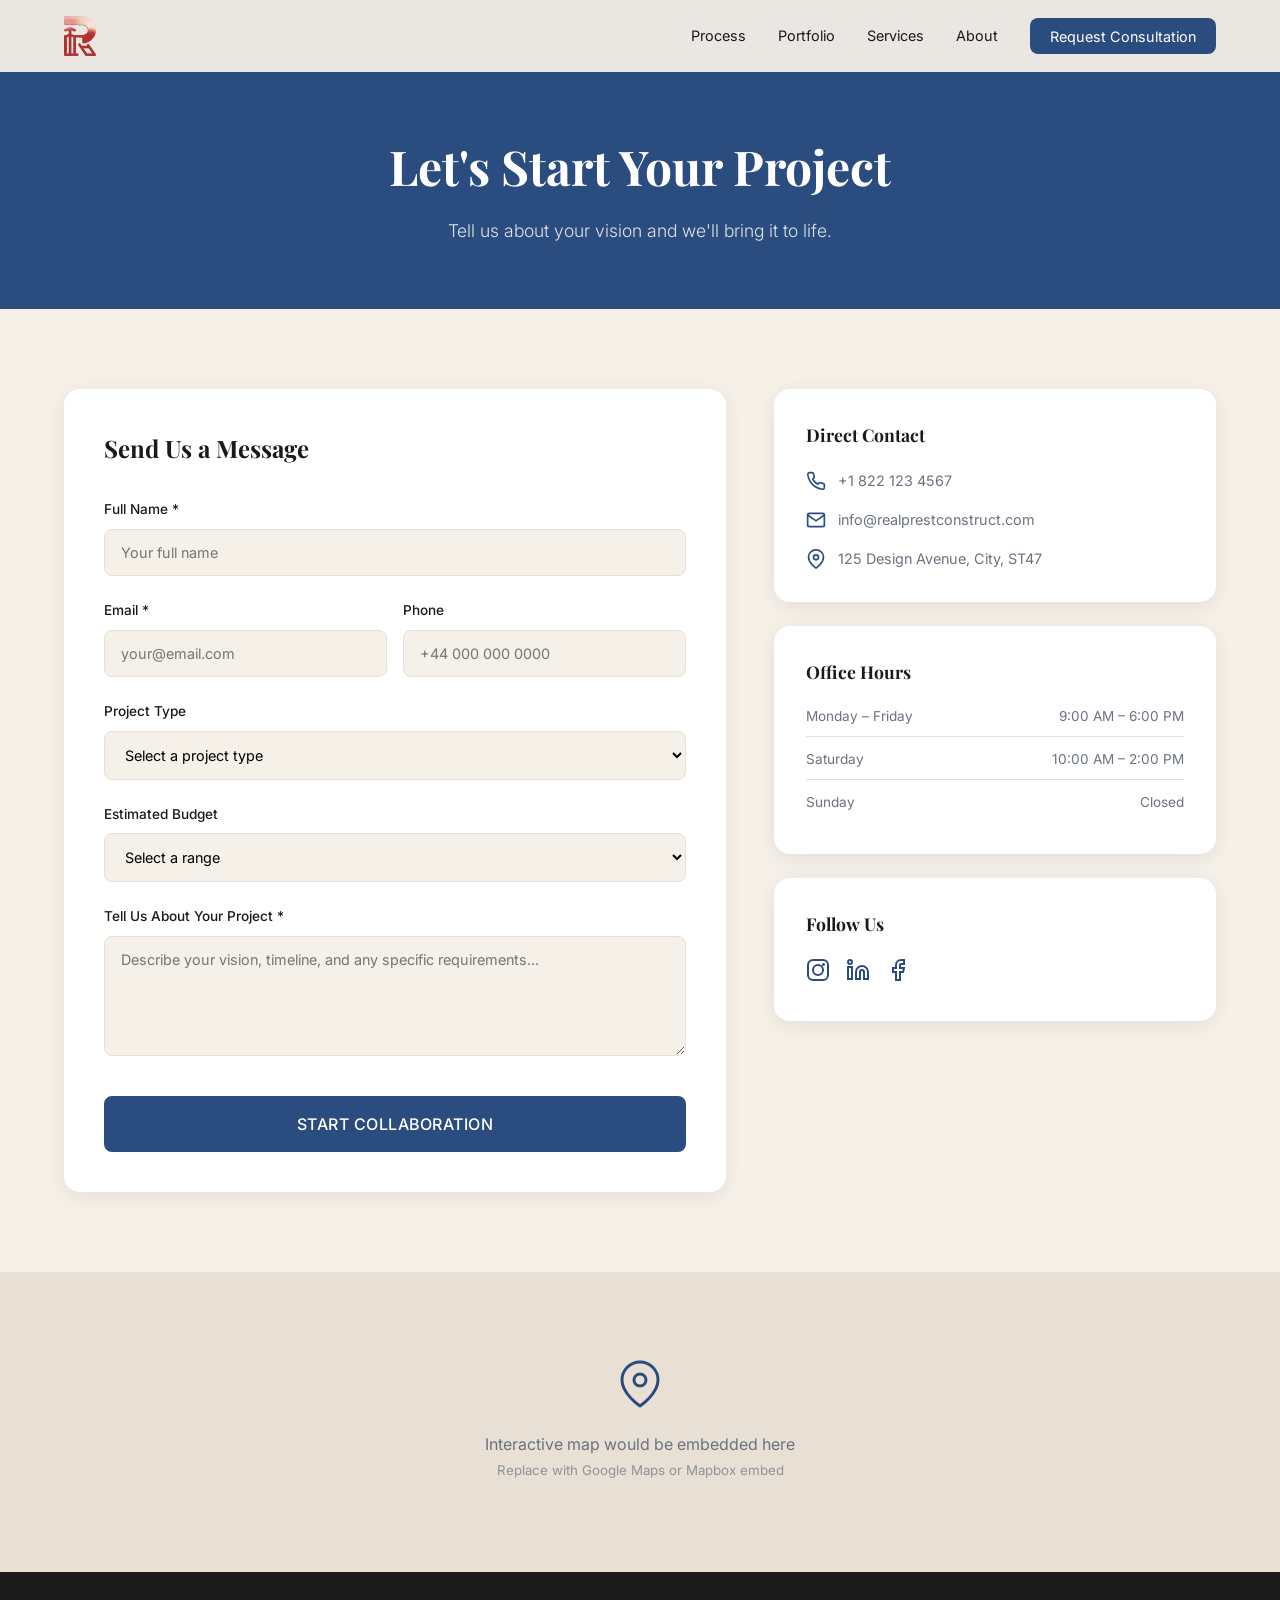
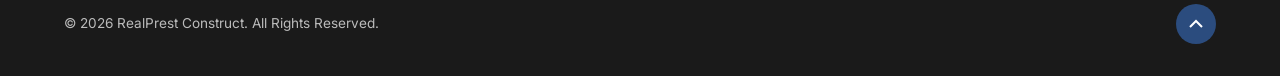
<file: contact.html>
<!DOCTYPE html>
<html lang="en">
<head>
    <meta charset="UTF-8">
    <meta name="viewport" content="width=device-width, initial-scale=1.0">
    <title>Contact Us | RealPrest Construct</title>
    <link rel="icon" type="image/png" href="logo/RealPrest_logo.png">
    <link rel="preconnect" href="https://fonts.googleapis.com">
    <link rel="preconnect" href="https://fonts.gstatic.com" crossorigin>
    <link href="https://fonts.googleapis.com/css2?family=Playfair+Display:wght@400;600;700&family=Inter:wght@300;400;500;600&display=swap" rel="stylesheet">
    <link rel="stylesheet" href="styles.css">
    <link rel="stylesheet" href="contact.css">
</head>
<body>
    <!-- Navigation -->
    <header class="header" id="header">
        <nav class="nav container">
            <a href="index.html" class="nav__logo"><img src="logo/RealPrest_logo.png" alt="RealPrest logo" class="nav__logo-img"></a>
            <button class="nav__toggle" id="navToggle" aria-label="Toggle navigation menu" aria-expanded="false">
                <span class="nav__toggle-line"></span>
                <span class="nav__toggle-line"></span>
                <span class="nav__toggle-line"></span>
            </button>
            <ul class="nav__menu" id="navMenu" role="menubar">
                <li role="none"><a href="index.html#process" class="nav__link" role="menuitem">Process</a></li>
                <li role="none"><a href="index.html#portfolio" class="nav__link" role="menuitem">Portfolio</a></li>
                <li role="none"><a href="index.html#services" class="nav__link" role="menuitem">Services</a></li>
                <li role="none"><a href="index.html#about" class="nav__link" role="menuitem">About</a></li>
                <li role="none"><a href="contact.html" class="nav__link nav__link--cta" role="menuitem">Request Consultation</a></li>
            </ul>
        </nav>
    </header>

    <main>
        <!-- Contact Hero -->
        <section class="contact-hero">
            <div class="container">
                <h1 class="contact-hero__title">Let's Start Your Project</h1>
                <p class="contact-hero__subtitle">Tell us about your vision and we'll bring it to life.</p>
            </div>
        </section>

        <!-- Contact Content -->
        <section class="contact-page section">
            <div class="container">
                <div class="contact-page__grid">
                    <!-- Contact Form -->
                    <form class="contact-form" id="contactForm" action="https://formsubmit.co/info@realprestconstruct.com" method="POST" aria-label="Contact form">
                        <input type="hidden" name="_next" value="contact.html?status=success">
                        <input type="hidden" name="_captcha" value="false">
                        <input type="hidden" name="_subject" value="New Project Enquiry from RealPrest Website">
                        <input type="text" name="_honey" style="display:none" tabindex="-1" autocomplete="off">
                        <h2 class="contact-form__heading">Send Us a Message</h2>
                        <div class="contact-form__status" id="formStatus"></div>

                        <div class="form-group">
                            <label for="name">Full Name *</label>
                            <input type="text" id="name" name="name" required placeholder="Your full name">
                        </div>

                        <div class="form-row">
                            <div class="form-group">
                                <label for="contactEmail">Email *</label>
                                <input type="email" id="contactEmail" name="email" required placeholder="your@email.com">
                            </div>
                            <div class="form-group">
                                <label for="phone">Phone</label>
                                <input type="tel" id="phone" name="phone" placeholder="+44 000 000 0000">
                            </div>
                        </div>

                        <div class="form-group">
                            <label for="projectType">Project Type</label>
                            <select id="projectType" name="projectType">
                                <option value="" disabled selected>Select a project type</option>
                                <option value="residential">Residential Build</option>
                                <option value="commercial">Commercial & Retail</option>
                                <option value="renovation">Renovation</option>
                                <option value="outdoor">Outdoor & Specialty</option>
                                <option value="other">Other</option>
                            </select>
                        </div>

                        <div class="form-group">
                            <label for="budget">Estimated Budget</label>
                            <select id="budget" name="budget">
                                <option value="" disabled selected>Select a range</option>
                                <option value="under50k">Under £50,000</option>
                                <option value="50k-100k">£50,000 – £100,000</option>
                                <option value="100k-250k">£100,000 – £250,000</option>
                                <option value="250k-500k">£250,000 – £500,000</option>
                                <option value="over500k">Over £500,000</option>
                            </select>
                        </div>

                        <div class="form-group">
                            <label for="message">Tell Us About Your Project *</label>
                            <textarea id="message" name="message" rows="5" required placeholder="Describe your vision, timeline, and any specific requirements..."></textarea>
                        </div>

                        <button type="submit" class="btn btn--primary contact-form__submit">Start Collaboration</button>
                    </form>

                    <!-- Contact Info Sidebar -->
                    <aside class="contact-sidebar">
                        <div class="contact-sidebar__card">
                            <h3>Direct Contact</h3>
                            <ul class="contact-sidebar__list">
                                <li>
                                    <svg width="20" height="20" viewBox="0 0 24 24" fill="none" stroke="currentColor" stroke-width="2" aria-hidden="true"><path d="M22 16.92v3a2 2 0 01-2.18 2 19.79 19.79 0 01-8.63-3.07 19.5 19.5 0 01-6-6 19.79 19.79 0 01-3.07-8.67A2 2 0 014.11 2h3a2 2 0 012 1.72 12.84 12.84 0 00.7 2.81 2 2 0 01-.45 2.11L8.09 9.91a16 16 0 006 6l1.27-1.27a2 2 0 012.11-.45 12.84 12.84 0 002.81.7A2 2 0 0122 16.92z"/></svg>
                                    <span>+1 822 123 4567</span>
                                </li>
                                <li>
                                    <svg width="20" height="20" viewBox="0 0 24 24" fill="none" stroke="currentColor" stroke-width="2" aria-hidden="true"><path d="M4 4h16c1.1 0 2 .9 2 2v12c0 1.1-.9 2-2 2H4c-1.1 0-2-.9-2-2V6c0-1.1.9-2 2-2z"/><polyline points="22,6 12,13 2,6"/></svg>
                                    <span>info@realprestconstruct.com</span>
                                </li>
                                <li>
                                    <svg width="20" height="20" viewBox="0 0 24 24" fill="none" stroke="currentColor" stroke-width="2" aria-hidden="true"><path d="M21 10c0 7-9 13-9 13s-9-6-9-13a9 9 0 0118 0z"/><circle cx="12" cy="10" r="3"/></svg>
                                    <span>125 Design Avenue, City, ST47</span>
                                </li>
                            </ul>
                        </div>

                        <div class="contact-sidebar__card">
                            <h3>Office Hours</h3>
                            <ul class="contact-sidebar__hours">
                                <li><span>Monday – Friday</span><span>9:00 AM – 6:00 PM</span></li>
                                <li><span>Saturday</span><span>10:00 AM – 2:00 PM</span></li>
                                <li><span>Sunday</span><span>Closed</span></li>
                            </ul>
                        </div>

                        <div class="contact-sidebar__card">
                            <h3>Follow Us</h3>
                            <div class="contact-sidebar__social">
                                <a href="#" aria-label="Instagram"><svg width="24" height="24" viewBox="0 0 24 24" fill="none" stroke="currentColor" stroke-width="2"><rect x="2" y="2" width="20" height="20" rx="5"/><circle cx="12" cy="12" r="5"/><circle cx="17.5" cy="6.5" r="1.5" fill="currentColor" stroke="none"/></svg></a>
                                <a href="#" aria-label="LinkedIn"><svg width="24" height="24" viewBox="0 0 24 24" fill="none" stroke="currentColor" stroke-width="2"><path d="M16 8a6 6 0 016 6v7h-4v-7a2 2 0 00-4 0v7h-4v-7a6 6 0 016-6z"/><rect x="2" y="9" width="4" height="12"/><circle cx="4" cy="4" r="2"/></svg></a>
                                <a href="#" aria-label="Facebook"><svg width="24" height="24" viewBox="0 0 24 24" fill="none" stroke="currentColor" stroke-width="2"><path d="M18 2h-3a5 5 0 00-5 5v3H7v4h3v8h4v-8h3l1-4h-4V7a1 1 0 011-1h3z"/></svg></a>
                            </div>
                        </div>
                    </aside>
                </div>
            </div>
        </section>

        <!-- Map Section -->
        <section class="map-section">
            <div class="map-placeholder" aria-label="Office location map">
                <div class="map-placeholder__content">
                    <svg width="48" height="48" viewBox="0 0 24 24" fill="none" stroke="currentColor" stroke-width="1.5"><path d="M21 10c0 7-9 13-9 13s-9-6-9-13a9 9 0 0118 0z"/><circle cx="12" cy="10" r="3"/></svg>
                    <p>Interactive map would be embedded here<br><small>Replace with Google Maps or Mapbox embed</small></p>
                </div>
            </div>
        </section>
    </main>

    <!-- Footer -->
    <footer class="footer">
        <div class="container footer__content">
            <p>&copy; 2026 RealPrest Construct. All Rights Reserved.</p>
            <button class="scroll-top" id="scrollTop" aria-label="Scroll to top">
                <svg width="24" height="24" viewBox="0 0 24 24" fill="none" stroke="currentColor" stroke-width="2"><polyline points="18,15 12,9 6,15"/></svg>
            </button>
        </div>
    </footer>

    <script src="script.js"></script>
    <script>
        // Show form submission status from URL params
        const params = new URLSearchParams(window.location.search);
        const status = params.get('status');
        const statusEl = document.getElementById('formStatus');
        if (statusEl && status === 'success') {
            statusEl.textContent = 'Thank you! Your message has been sent. We will be in touch soon.';
            statusEl.className = 'contact-form__status contact-form__status--success';
        } else if (statusEl && status === 'error') {
            statusEl.textContent = 'Something went wrong. Please try again or email us directly.';
            statusEl.className = 'contact-form__status contact-form__status--error';
        }
    </script>
</body>
</html>
</file>
<file: styles.css>
/* ==========================================================================
   FLORIN M - Combined Design System
   Color palette: Navy (#2B4C7E) + Cream (#F5F0E8) from Mockup 1
   Typography: Playfair Display (headings) + Inter (body) from Mockup 1
   Layout: Vertical flow from Mockup 2
   ========================================================================== */

/* --- CSS Variables (Customization Guide: change these to retheme) --- */
:root {
    --color-primary: #2B4C7E;
    --color-primary-dark: #1a3560;
    --color-primary-light: #3d6399;
    --color-cream: #F5F0E8;
    --color-cream-dark: #E8E0D4;
    --color-white: #FFFFFF;
    --color-dark: #1a1a1a;
    --color-gray: #6b7280;
    --color-gray-light: #f3f4f6;
    --font-heading: 'Playfair Display', Georgia, serif;
    --font-body: 'Inter', -apple-system, sans-serif;
    --radius: 8px;
    --radius-lg: 16px;
    --shadow: 0 4px 20px rgba(0,0,0,0.08);
    --shadow-lg: 0 8px 40px rgba(0,0,0,0.12);
    --transition: 0.3s cubic-bezier(0.4, 0, 0.2, 1);
    --container-max: 1200px;
}

/* --- Reset & Base --- */
*, *::before, *::after {
    margin: 0;
    padding: 0;
    box-sizing: border-box;
}

html {
    scroll-behavior: smooth;
    font-size: 16px;
}

body {
    font-family: var(--font-body);
    color: var(--color-dark);
    background: var(--color-cream);
    line-height: 1.6;
    overflow-x: hidden;
}

img {
    max-width: 100%;
    height: auto;
    display: block;
}

a {
    text-decoration: none;
    color: inherit;
}

/* --- Utility --- */
.container {
    max-width: var(--container-max);
    margin: 0 auto;
    padding: 0 1.5rem;
}

.sr-only {
    position: absolute;
    width: 1px;
    height: 1px;
    padding: 0;
    margin: -1px;
    overflow: hidden;
    clip: rect(0,0,0,0);
    border: 0;
}

.section {
    padding: 5rem 0;
}

.section__title {
    font-family: var(--font-heading);
    font-size: clamp(1.75rem, 4vw, 2.5rem);
    font-weight: 600;
    text-align: center;
    margin-bottom: 1rem;
    color: var(--color-dark);
}

.section__subtitle {
    text-align: center;
    color: var(--color-gray);
    max-width: 600px;
    margin: 0 auto 3rem;
    font-size: 1rem;
}

/* --- Buttons --- */
.btn {
    display: inline-flex;
    align-items: center;
    justify-content: center;
    padding: 0.875rem 2rem;
    border-radius: var(--radius);
    font-family: var(--font-body);
    font-size: 0.9rem;
    font-weight: 500;
    letter-spacing: 0.5px;
    text-transform: uppercase;
    cursor: pointer;
    border: 2px solid transparent;
    transition: var(--transition);
}

.btn--primary {
    background: var(--color-primary);
    color: var(--color-white);
    border-color: var(--color-primary);
}

.btn--primary:hover {
    background: var(--color-primary-dark);
    transform: translateY(-2px);
    box-shadow: var(--shadow);
}

.btn--outline {
    background: transparent;
    color: var(--color-primary);
    border-color: var(--color-primary);
}

.btn--outline:hover {
    background: var(--color-primary);
    color: var(--color-white);
}


/* --- Header / Navigation --- */
.header {
    position: fixed;
    top: 0;
    left: 0;
    width: 100%;
    z-index: 1000;
    background: rgba(245, 240, 232, 0.95);
    backdrop-filter: blur(10px);
    transition: var(--transition);
}

.header--scrolled {
    box-shadow: var(--shadow);
}

.nav {
    display: flex;
    align-items: center;
    justify-content: space-between;
    height: 72px;
}

.nav__logo {
    display: flex;
    align-items: center;
}

.nav__logo-img {
    height: 40px;
    width: auto;
}

.nav__toggle {
    display: none;
    flex-direction: column;
    gap: 5px;
    background: none;
    border: none;
    cursor: pointer;
    padding: 8px;
}

.nav__toggle-line {
    width: 24px;
    height: 2px;
    background: var(--color-dark);
    transition: var(--transition);
}

.nav__menu {
    display: flex;
    align-items: center;
    gap: 2rem;
    list-style: none;
}

.nav__link {
    font-size: 0.9rem;
    font-weight: 400;
    color: var(--color-dark);
    transition: var(--transition);
    position: relative;
}

.nav__link::after {
    content: '';
    position: absolute;
    bottom: -4px;
    left: 0;
    width: 0;
    height: 2px;
    background: var(--color-primary);
    transition: var(--transition);
}

.nav__link:hover::after {
    width: 100%;
}

.nav__link--cta {
    background: var(--color-primary);
    color: var(--color-white);
    padding: 0.6rem 1.25rem;
    border-radius: var(--radius);
}

.nav__link--cta::after {
    display: none;
}

.nav__link--cta:hover {
    background: var(--color-primary-dark);
}

/* --- Hero Section --- */
.hero {
    position: relative;
    min-height: 100vh;
    display: flex;
    align-items: center;
    justify-content: center;
    overflow: hidden;
}

.hero__bg {
    position: absolute;
    inset: 0;
}

.hero__img {
    width: 100%;
    height: 100%;
    object-fit: cover;
    object-position: center center;
}

@media (max-width: 768px) {
    .hero {
        min-height: 70vh;
    }

    .hero__img {
        object-position: 65% center;
    }
}

.hero__overlay {
    position: absolute;
    inset: 0;
    background: linear-gradient(135deg, rgba(43,76,126,0.6) 0%, rgba(0,0,0,0.3) 100%);
}

.hero__content {
    position: relative;
    text-align: center;
    color: var(--color-white);
    padding: 2rem;
}

.hero__title {
    font-family: var(--font-heading);
    font-size: clamp(2.5rem, 6vw, 4.5rem);
    font-weight: 700;
    line-height: 1.1;
    margin-bottom: 1.5rem;
    animation: fadeUp 1s ease-out;
}

.hero__subtitle {
    font-size: clamp(1rem, 2vw, 1.25rem);
    font-weight: 300;
    max-width: 600px;
    margin: 0 auto 2.5rem;
    opacity: 0.9;
    animation: fadeUp 1s ease-out 0.2s both;
}

.hero__cta {
    animation: fadeUp 1s ease-out 0.4s both;
}

@keyframes fadeUp {
    from { opacity: 0; transform: translateY(30px); }
    to { opacity: 1; transform: translateY(0); }
}

/* --- Process Section --- */
.process {
    background: var(--color-white);
}

.process__grid {
    display: grid;
    grid-template-columns: repeat(4, 1fr);
    grid-template-rows: auto auto;
    gap: 1rem;
    margin-bottom: 2rem;
}

.process__card {
    position: relative;
    border-radius: var(--radius);
    overflow: hidden;
    aspect-ratio: 4/3;
}

.process__card--large {
    grid-column: span 2;
    grid-row: span 2;
    aspect-ratio: auto;
}

.process__img {
    width: 100%;
    height: 100%;
    object-fit: cover;
    transition: transform 0.5s ease;
}

.process__card:hover .process__img {
    transform: scale(1.05);
}

.process__label {
    position: absolute;
    bottom: 0;
    left: 0;
    right: 0;
    padding: 0.75rem 1rem;
    background: rgba(43,76,126,0.85);
    color: var(--color-white);
    font-size: 0.8rem;
    font-weight: 500;
}

.process__vibes {
    display: flex;
    justify-content: center;
    gap: 1rem;
}

.vibe {
    padding: 0.5rem 1.25rem;
    border-radius: 20px;
    font-size: 0.85rem;
    border: 1px solid var(--color-gray);
    cursor: pointer;
    transition: var(--transition);
}

.vibe--active,
.vibe:hover {
    background: var(--color-primary);
    color: var(--color-white);
    border-color: var(--color-primary);
}


/* --- Portfolio Section (Coverflow Carousel) --- */
.portfolio {
    background: var(--color-cream);
    overflow: hidden;
}

.portfolio__carousel-wrapper {
    position: relative;
    display: flex;
    justify-content: center;
    align-items: center;
    height: 450px;
    margin-top: 2rem;
}

.portfolio__cards {
    position: relative;
    width: 100%;
    height: 100%;
    display: flex;
    align-items: center;
    justify-content: center;
}

.portfolio__card {
    position: absolute;
    width: 400px;
    border-radius: var(--radius-lg);
    overflow: hidden;
    background: var(--color-white);
    box-shadow: var(--shadow);
    transition: all 0.7s cubic-bezier(0.4, 0, 0.2, 1);
    cursor: pointer;
    opacity: 0.5;
    transform: scale(0.75) translateX(0);
    filter: brightness(0.7);
}

.portfolio__card--active {
    opacity: 1;
    transform: scale(1) translateX(0);
    z-index: 3;
    box-shadow: var(--shadow-lg);
    filter: brightness(1);
}

.portfolio__card--prev {
    transform: scale(0.8) translateX(-110%) rotateY(15deg);
    z-index: 2;
    opacity: 0.7;
    filter: brightness(0.85);
}

.portfolio__card--next {
    transform: scale(0.8) translateX(110%) rotateY(-15deg);
    z-index: 2;
    opacity: 0.7;
    filter: brightness(0.85);
}

.portfolio__card-img {
    overflow: hidden;
    height: 240px;
}

.portfolio__img {
    width: 100%;
    height: 100%;
    object-fit: cover;
    transition: transform 0.5s ease;
}

.portfolio__card--active:hover .portfolio__img {
    transform: scale(1.05);
}

.portfolio__info {
    padding: 1.25rem;
    text-align: center;
}

.portfolio__name {
    font-family: var(--font-heading);
    font-size: 1.2rem;
    margin-bottom: 0.25rem;
}

.portfolio__type {
    font-size: 0.8rem;
    color: var(--color-gray);
    margin-bottom: 0.75rem;
}

.portfolio__view-more {
    display: inline-block;
    padding: 0.5rem 1.25rem;
    background: var(--color-primary);
    color: var(--color-white);
    border: none;
    border-radius: var(--radius);
    font-family: var(--font-body);
    font-size: 0.85rem;
    font-weight: 500;
    cursor: pointer;
    transition: var(--transition);
    opacity: 0;
    transform: translateY(5px);
    transition: opacity 0.3s ease 0.3s, transform 0.3s ease 0.3s, background 0.2s ease;
}

.portfolio__card--active .portfolio__view-more {
    opacity: 1;
    transform: translateY(0);
}

.portfolio__view-more:hover {
    background: var(--color-primary-dark);
}

/* Navigation arrows */
.portfolio__nav {
    position: absolute;
    top: 50%;
    transform: translateY(-50%);
    z-index: 10;
    width: 44px;
    height: 44px;
    border-radius: 50%;
    border: 2px solid var(--color-primary);
    background: var(--color-white);
    color: var(--color-primary);
    cursor: pointer;
    display: flex;
    align-items: center;
    justify-content: center;
    transition: var(--transition);
}

.portfolio__nav:hover {
    background: var(--color-primary);
    color: var(--color-white);
}

.portfolio__nav--prev {
    left: 2%;
}

.portfolio__nav--next {
    right: 2%;
}

/* Dots indicator */
.portfolio__indicators {
    display: flex;
    justify-content: center;
    gap: 0.5rem;
    margin-top: 1.5rem;
}

.portfolio__indicator {
    width: 8px;
    height: 8px;
    border-radius: 50%;
    background: var(--color-cream-dark);
    border: none;
    cursor: pointer;
    transition: var(--transition);
}

.portfolio__indicator--active {
    background: var(--color-primary);
    width: 24px;
    border-radius: 4px;
}

@media (max-width: 768px) {
    .portfolio__carousel-wrapper {
        height: 400px;
    }

    .portfolio__card {
        width: 300px;
    }

    .portfolio__card--prev {
        transform: scale(0.7) translateX(-80%) rotateY(10deg);
    }

    .portfolio__card--next {
        transform: scale(0.7) translateX(80%) rotateY(-10deg);
    }

    .portfolio__card-img {
        height: 200px;
    }

    .portfolio__nav--prev {
        left: 2%;
    }

    .portfolio__nav--next {
        right: 2%;
    }
}

@media (max-width: 480px) {
    .portfolio__card {
        width: 260px;
    }

    .portfolio__card--prev,
    .portfolio__card--next {
        opacity: 0.4;
    }
}

/* --- Lightbox --- */
.lightbox {
    position: fixed;
    inset: 0;
    z-index: 3000;
    display: flex;
    align-items: center;
    justify-content: center;
    opacity: 0;
    pointer-events: none;
    transition: opacity 0.3s ease;
}

.lightbox--active {
    opacity: 1;
    pointer-events: all;
}

.lightbox__overlay {
    position: absolute;
    inset: 0;
    background: rgba(0, 0, 0, 0.92);
}

.lightbox__img {
    position: relative;
    max-width: 85vw;
    max-height: 85vh;
    object-fit: contain;
    border-radius: var(--radius);
    z-index: 1;
}

.lightbox__close {
    position: absolute;
    top: 1.5rem;
    right: 1.5rem;
    z-index: 2;
    width: 44px;
    height: 44px;
    border-radius: 50%;
    border: none;
    background: rgba(255,255,255,0.15);
    color: white;
    cursor: pointer;
    display: flex;
    align-items: center;
    justify-content: center;
    transition: var(--transition);
}

.lightbox__close:hover {
    background: rgba(255,255,255,0.3);
}

.lightbox__arrow {
    position: absolute;
    top: 50%;
    transform: translateY(-50%);
    z-index: 2;
    width: 48px;
    height: 48px;
    border-radius: 50%;
    border: none;
    background: rgba(255,255,255,0.15);
    color: white;
    cursor: pointer;
    display: flex;
    align-items: center;
    justify-content: center;
    transition: var(--transition);
}

.lightbox__arrow:hover {
    background: rgba(255,255,255,0.3);
}

.lightbox__arrow--prev {
    left: 1.5rem;
}

.lightbox__arrow--next {
    right: 1.5rem;
}

/* --- Services Section --- */
.services {
    background: var(--color-cream);
}

.services__grid {
    display: grid;
    grid-template-columns: repeat(auto-fit, minmax(280px, 1fr));
    gap: 2rem;
}

.services__card {
    padding: 2.5rem 2rem;
    border: 1px solid var(--color-cream-dark);
    border-radius: var(--radius-lg);
    text-align: center;
    transition: var(--transition);
    background: var(--color-white);
}

.services__card:hover {
    border-color: var(--color-primary);
    box-shadow: var(--shadow);
    transform: translateY(-4px);
}

.services__icon {
    color: var(--color-primary);
    margin-bottom: 1.5rem;
}

.services__name {
    font-family: var(--font-heading);
    font-size: 1.2rem;
    margin-bottom: 0.75rem;
}

.services__desc {
    color: var(--color-gray);
    font-size: 0.9rem;
    line-height: 1.7;
}

/* --- Advantage Section --- */
.advantage {
    background: var(--color-cream);
    padding: 3rem 0;
}

.advantage__banner {
    background: var(--color-primary);
    border-radius: var(--radius-lg);
    padding: 3rem 2rem;
    text-align: center;
    color: var(--color-white);
}

.advantage__title {
    font-family: var(--font-heading);
    font-size: 1.5rem;
    margin-bottom: 2rem;
}

.advantage__grid {
    display: grid;
    grid-template-columns: repeat(auto-fit, minmax(180px, 1fr));
    gap: 2rem;
}

.advantage__item {
    display: flex;
    flex-direction: column;
    align-items: center;
    gap: 0.5rem;
}

.advantage__item h3 {
    font-size: 0.95rem;
    font-weight: 500;
}

.advantage__item p {
    font-size: 0.8rem;
    opacity: 0.8;
}

/* --- About Section --- */
.about {
    background: var(--color-white);
}

.about__grid {
    display: grid;
    grid-template-columns: 1fr 1fr;
    gap: 3rem;
    align-items: center;
    margin-top: 2rem;
}

.about__media {
    position: relative;
    border-radius: var(--radius-lg);
    overflow: hidden;
}

.about__img {
    width: 100%;
    aspect-ratio: 4/3;
    object-fit: cover;
}

.about__play {
    position: absolute;
    top: 50%;
    left: 50%;
    transform: translate(-50%, -50%);
    width: 60px;
    height: 60px;
    border-radius: 50%;
    background: var(--color-primary);
    color: var(--color-white);
    border: none;
    cursor: pointer;
    display: flex;
    align-items: center;
    justify-content: center;
    transition: var(--transition);
}

.about__play:hover {
    transform: translate(-50%, -50%) scale(1.1);
    background: var(--color-primary-dark);
}

.about__heading {
    font-family: var(--font-heading);
    font-size: 1.5rem;
    margin-bottom: 1rem;
}

.about__text {
    color: var(--color-gray);
    margin-bottom: 1.5rem;
    line-height: 1.8;
}

/* --- Foundations Section --- */
.foundations {
    background: var(--color-cream);
}

.foundations__grid {
    display: grid;
    grid-template-columns: repeat(auto-fit, minmax(200px, 1fr));
    gap: 2rem;
    margin-top: 2rem;
}

.foundations__item {
    text-align: center;
    padding: 2rem 1rem;
}

.foundations__icon {
    color: var(--color-primary);
    margin-bottom: 1rem;
    display: flex;
    justify-content: center;
}

.foundations__item h3 {
    font-family: var(--font-heading);
    font-size: 1rem;
}

/* --- Testimonials Section --- */
.testimonials {
    background: var(--color-white);
}

.testimonials__grid {
    display: grid;
    grid-template-columns: repeat(auto-fit, minmax(300px, 1fr));
    gap: 2rem;
    margin-top: 2rem;
}

.testimonials__card {
    padding: 2rem;
    border-radius: var(--radius-lg);
    background: var(--color-cream);
    border-left: 4px solid var(--color-primary);
}

.testimonials__quote {
    font-style: italic;
    color: var(--color-dark);
    margin-bottom: 1rem;
    line-height: 1.7;
}

.testimonials__author {
    font-weight: 600;
    font-size: 0.9rem;
}

.testimonials__author span {
    font-weight: 400;
    color: var(--color-gray);
}


/* --- Contact Section --- */
.contact {
    background: var(--color-cream);
}

.contact__grid {
    display: grid;
    grid-template-columns: 1fr;
    gap: 2rem;
    margin-top: 2rem;
    text-align: center;
}

.contact__info h3,
.contact__form h3 {
    font-family: var(--font-heading);
    font-size: 1.25rem;
    margin-bottom: 1rem;
}

.contact__info p {
    margin-bottom: 0.5rem;
    color: var(--color-gray);
}

.contact__social {
    display: flex;
    justify-content: center;
    gap: 1rem;
    margin-top: 1.5rem;
}

.contact__social a {
    color: var(--color-primary);
    transition: var(--transition);
}

.contact__social a:hover {
    transform: scale(1.2);
    color: var(--color-primary-dark);
}

.contact__form p {
    color: var(--color-gray);
    margin-bottom: 1rem;
    font-size: 0.9rem;
}

.contact__input-group {
    display: flex;
    gap: 0.5rem;
}

.contact__input-group input {
    flex: 1;
    padding: 0.875rem 1rem;
    border: 1px solid var(--color-cream-dark);
    border-radius: var(--radius);
    font-family: var(--font-body);
    font-size: 0.9rem;
    background: var(--color-white);
    transition: var(--transition);
}

.contact__input-group input:focus {
    outline: none;
    border-color: var(--color-primary);
    box-shadow: 0 0 0 3px rgba(43,76,126,0.1);
}

.contact__input-group .btn {
    padding: 0.875rem 1.25rem;
    font-size: 1.2rem;
}

/* --- Footer --- */
.footer {
    background: var(--color-dark);
    color: var(--color-white);
    padding: 2rem 0;
}

.footer__content {
    display: flex;
    align-items: center;
    justify-content: space-between;
}

.footer__content p {
    font-size: 0.85rem;
    opacity: 0.7;
}

.footer__nav {
    display: flex;
    gap: 1.5rem;
}

.footer__nav a {
    font-size: 0.85rem;
    opacity: 0.7;
    transition: var(--transition);
}

.footer__nav a:hover {
    opacity: 1;
}

.scroll-top {
    width: 40px;
    height: 40px;
    border-radius: 50%;
    background: var(--color-primary);
    color: var(--color-white);
    border: none;
    cursor: pointer;
    display: flex;
    align-items: center;
    justify-content: center;
    transition: var(--transition);
}

.scroll-top:hover {
    background: var(--color-primary-light);
    transform: translateY(-2px);
}

/* --- Responsive: Tablet (768px) --- */
@media (max-width: 1024px) {
    .process__grid {
        grid-template-columns: repeat(2, 1fr);
    }

    .process__card--large {
        grid-column: span 2;
        grid-row: span 1;
        aspect-ratio: 16/9;
    }

    .about__grid {
        grid-template-columns: 1fr;
        gap: 2rem;
    }

    .contact__grid {
        grid-template-columns: 1fr;
        gap: 2rem;
    }
}

@media (max-width: 768px) {
    .nav__toggle {
        display: flex;
    }

    .nav__menu {
        position: fixed;
        top: 72px;
        left: 0;
        right: 0;
        background: var(--color-cream);
        flex-direction: column;
        padding: 2rem;
        gap: 1.5rem;
        transform: translateY(-100%);
        opacity: 0;
        pointer-events: none;
        transition: var(--transition);
        box-shadow: var(--shadow);
    }

    .nav__menu--active {
        transform: translateY(0);
        opacity: 1;
        pointer-events: all;
    }

    .section {
        padding: 3.5rem 0;
    }

    .hero__title {
        font-size: 2.25rem;
    }

    .process__grid {
        grid-template-columns: 1fr 1fr;
    }

    .process__card--large {
        grid-column: span 2;
    }

    .portfolio__grid {
        grid-template-columns: 1fr 1fr;
    }

    .services__grid {
        grid-template-columns: 1fr;
    }

    .advantage__grid {
        grid-template-columns: 1fr;
        gap: 1.5rem;
    }

    .testimonials__grid {
        grid-template-columns: 1fr;
    }

    .footer__content {
        flex-direction: column;
        gap: 1rem;
        text-align: center;
    }

    .footer__nav {
        flex-wrap: wrap;
        justify-content: center;
    }
}

@media (max-width: 480px) {
    .process__grid {
        grid-template-columns: 1fr;
    }

    .process__card--large {
        grid-column: span 1;
    }

    .portfolio__grid {
        grid-template-columns: 1fr;
    }

    .foundations__grid {
        grid-template-columns: 1fr;
    }
}

/* --- Scroll Animations --- */
.fade-in {
    opacity: 0;
    transform: translateY(30px);
    transition: opacity 0.6s ease, transform 0.6s ease;
}

.fade-in--visible {
    opacity: 1;
    transform: translateY(0);
}


/* --- Realprest Advantage Section --- */
.rp-advantage {
    background: var(--color-white);
}

.rp-advantage__grid {
    display: grid;
    grid-template-columns: 1fr 1fr;
    grid-template-rows: auto auto;
    gap: 1rem;
    margin-top: 2rem;
}

.rp-advantage__card {
    position: relative;
    border-radius: var(--radius-lg);
    overflow: hidden;
    min-height: 220px;
}

.rp-advantage__card--large {
    grid-column: span 2;
    min-height: 300px;
}

.rp-advantage__img {
    width: 100%;
    height: 100%;
    object-fit: cover;
    position: absolute;
    inset: 0;
    transition: transform 0.5s ease;
}

.rp-advantage__card:hover .rp-advantage__img {
    transform: scale(1.05);
}

.rp-advantage__overlay {
    position: absolute;
    inset: 0;
    background: rgba(0, 0, 0, 0.45);
    display: flex;
    flex-direction: column;
    justify-content: flex-end;
    padding: 1.5rem;
    color: var(--color-white);
    transition: var(--transition);
}

.rp-advantage__card:hover .rp-advantage__overlay {
    background: rgba(43, 76, 126, 0.7);
}

.rp-advantage__overlay h3 {
    font-family: var(--font-heading);
    font-size: 1.25rem;
    margin-bottom: 0.4rem;
}

.rp-advantage__overlay p {
    font-size: 0.9rem;
    opacity: 0.9;
    line-height: 1.5;
}

@media (max-width: 768px) {
    .rp-advantage__grid {
        grid-template-columns: 1fr;
    }

    .rp-advantage__card--large {
        grid-column: span 1;
    }
}


/* --- Gallery Modal --- */
.gallery-modal {
    position: fixed;
    inset: 0;
    z-index: 2000;
    display: flex;
    align-items: center;
    justify-content: center;
    opacity: 0;
    pointer-events: none;
    transition: opacity 0.3s ease;
}

.gallery-modal--active {
    opacity: 1;
    pointer-events: all;
}

.gallery-modal__overlay {
    position: absolute;
    inset: 0;
    background: rgba(0, 0, 0, 0.8);
}

.gallery-modal__content {
    position: relative;
    background: var(--color-white);
    border-radius: var(--radius-lg);
    width: 90%;
    max-width: 900px;
    max-height: 85vh;
    overflow-y: auto;
    padding: 2rem;
    transform: translateY(20px) scale(0.95);
    transition: transform 0.3s ease;
}

.gallery-modal--active .gallery-modal__content {
    transform: translateY(0) scale(1);
}

.gallery-modal__header {
    display: flex;
    align-items: center;
    justify-content: space-between;
    margin-bottom: 1.5rem;
}

.gallery-modal__title {
    font-family: var(--font-heading);
    font-size: 1.5rem;
}

.gallery-modal__close {
    width: 40px;
    height: 40px;
    border-radius: 50%;
    border: none;
    background: var(--color-cream);
    color: var(--color-dark);
    cursor: pointer;
    display: flex;
    align-items: center;
    justify-content: center;
    transition: var(--transition);
}

.gallery-modal__close:hover {
    background: var(--color-primary);
    color: var(--color-white);
}

.gallery-modal__grid {
    display: grid;
    grid-template-columns: repeat(auto-fill, minmax(200px, 1fr));
    gap: 1rem;
}

.gallery-modal__item {
    border-radius: var(--radius);
    overflow: hidden;
    cursor: pointer;
    transition: var(--transition);
}

.gallery-modal__item:hover {
    transform: scale(1.03);
    box-shadow: var(--shadow-lg);
}

.gallery-modal__item img {
    width: 100%;
    aspect-ratio: 4/3;
    object-fit: cover;
}

@media (max-width: 768px) {
    .gallery-modal__content {
        width: 95%;
        padding: 1.25rem;
    }

    .gallery-modal__grid {
        grid-template-columns: repeat(auto-fill, minmax(140px, 1fr));
        gap: 0.75rem;
    }
}
</file>
<file: contact.css>
/* ==========================================================================
   CONTACT PAGE STYLES
   ========================================================================== */

/* --- Contact Hero --- */
.contact-hero {
    padding: 8rem 0 4rem;
    background: var(--color-primary);
    color: var(--color-white);
    text-align: center;
}

.contact-hero__title {
    font-family: var(--font-heading);
    font-size: clamp(2rem, 5vw, 3rem);
    margin-bottom: 0.75rem;
}

.contact-hero__subtitle {
    font-size: 1.1rem;
    opacity: 0.85;
    font-weight: 300;
}

/* --- Contact Page Grid --- */
.contact-page__grid {
    display: grid;
    grid-template-columns: 1.5fr 1fr;
    gap: 3rem;
    align-items: start;
}

/* --- Contact Form --- */
.contact-form {
    background: var(--color-white);
    padding: 2.5rem;
    border-radius: var(--radius-lg);
    box-shadow: var(--shadow);
}

.contact-form__heading {
    font-family: var(--font-heading);
    font-size: 1.5rem;
    margin-bottom: 2rem;
}

.form-group {
    margin-bottom: 1.5rem;
}

.form-group label {
    display: block;
    font-size: 0.85rem;
    font-weight: 500;
    margin-bottom: 0.5rem;
    color: var(--color-dark);
}

.form-group input,
.form-group select,
.form-group textarea {
    width: 100%;
    padding: 0.875rem 1rem;
    border: 1px solid var(--color-cream-dark);
    border-radius: var(--radius);
    font-family: var(--font-body);
    font-size: 0.9rem;
    background: var(--color-cream);
    transition: var(--transition);
}

.form-group input:focus,
.form-group select:focus,
.form-group textarea:focus {
    outline: none;
    border-color: var(--color-primary);
    box-shadow: 0 0 0 3px rgba(43, 76, 126, 0.1);
    background: var(--color-white);
}

.form-group textarea {
    resize: vertical;
    min-height: 120px;
}

.form-row {
    display: grid;
    grid-template-columns: 1fr 1fr;
    gap: 1rem;
}

.contact-form__submit {
    width: 100%;
    padding: 1rem;
    font-size: 1rem;
    margin-top: 0.5rem;
}

/* --- Contact Sidebar --- */
.contact-sidebar {
    display: flex;
    flex-direction: column;
    gap: 1.5rem;
}

.contact-sidebar__card {
    background: var(--color-white);
    padding: 2rem;
    border-radius: var(--radius-lg);
    box-shadow: var(--shadow);
}

.contact-sidebar__card h3 {
    font-family: var(--font-heading);
    font-size: 1.1rem;
    margin-bottom: 1.25rem;
    color: var(--color-dark);
}

.contact-sidebar__list {
    list-style: none;
    display: flex;
    flex-direction: column;
    gap: 1rem;
}

.contact-sidebar__list li {
    display: flex;
    align-items: center;
    gap: 0.75rem;
    font-size: 0.9rem;
    color: var(--color-gray);
}

.contact-sidebar__list svg {
    color: var(--color-primary);
    flex-shrink: 0;
}

.contact-sidebar__hours {
    list-style: none;
    display: flex;
    flex-direction: column;
    gap: 0.75rem;
}

.contact-sidebar__hours li {
    display: flex;
    justify-content: space-between;
    font-size: 0.85rem;
    color: var(--color-gray);
    padding-bottom: 0.5rem;
    border-bottom: 1px solid var(--color-cream-dark);
}

.contact-sidebar__hours li:last-child {
    border-bottom: none;
}

.contact-sidebar__social {
    display: flex;
    gap: 1rem;
}

.contact-sidebar__social a {
    color: var(--color-primary);
    transition: var(--transition);
}

.contact-sidebar__social a:hover {
    transform: scale(1.2);
    color: var(--color-primary-dark);
}

/* --- Map Section --- */
.map-section {
    padding: 0;
}

.map-placeholder {
    width: 100%;
    height: 300px;
    background: var(--color-cream-dark);
    display: flex;
    align-items: center;
    justify-content: center;
}

.map-placeholder__content {
    text-align: center;
    color: var(--color-gray);
}

.map-placeholder__content svg {
    margin-bottom: 1rem;
    color: var(--color-primary);
}

.map-placeholder__content small {
    opacity: 0.7;
}

/* --- Responsive --- */
@media (max-width: 768px) {
    .contact-page__grid {
        grid-template-columns: 1fr;
    }

    .form-row {
        grid-template-columns: 1fr;
    }

    .contact-form {
        padding: 1.5rem;
    }
}


/* --- Form Status Messages --- */
.contact-form__status {
    padding: 0.875rem 1rem;
    border-radius: var(--radius);
    margin-bottom: 1.5rem;
    font-size: 0.9rem;
    display: none;
}

.contact-form__status--success {
    display: block;
    background: #e8f5e9;
    color: #2e7d32;
    border: 1px solid #a5d6a7;
}

.contact-form__status--error {
    display: block;
    background: #fbe9e7;
    color: #c62828;
    border: 1px solid #ef9a9a;
}
</file>
